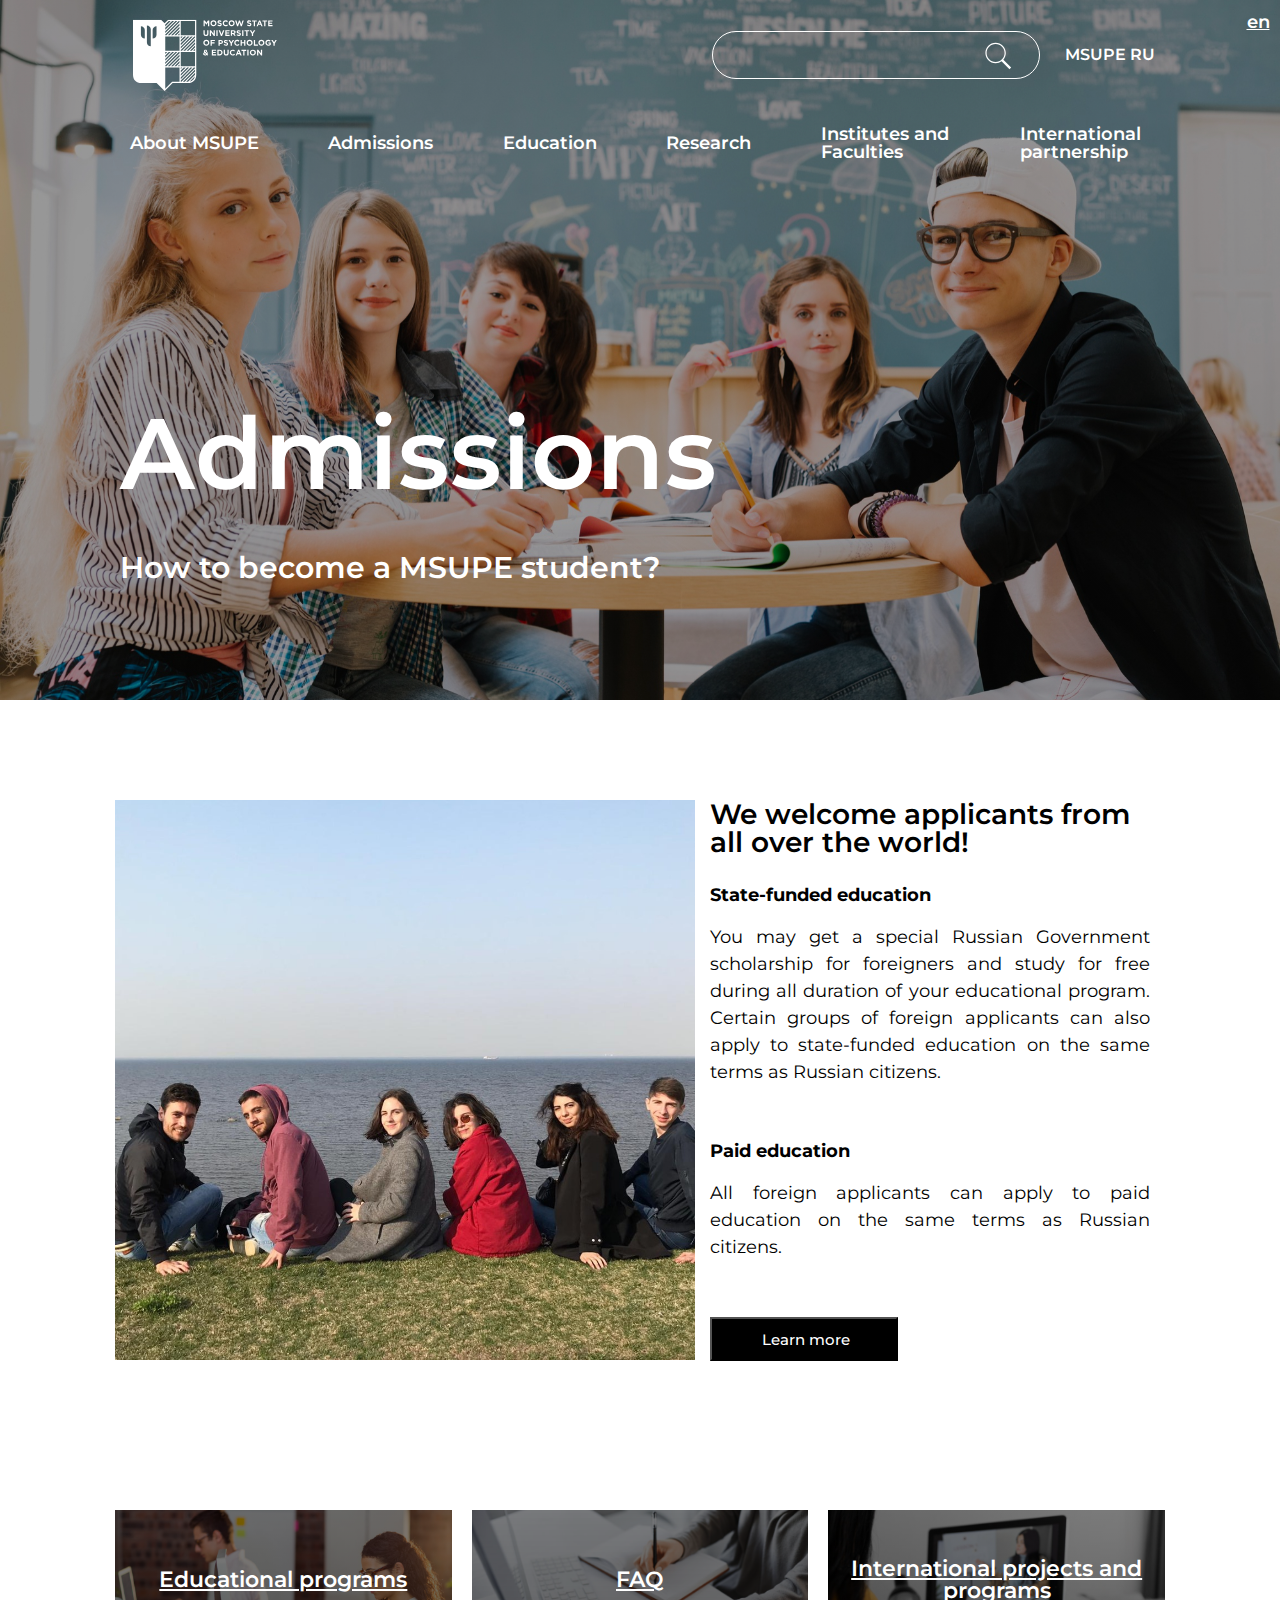
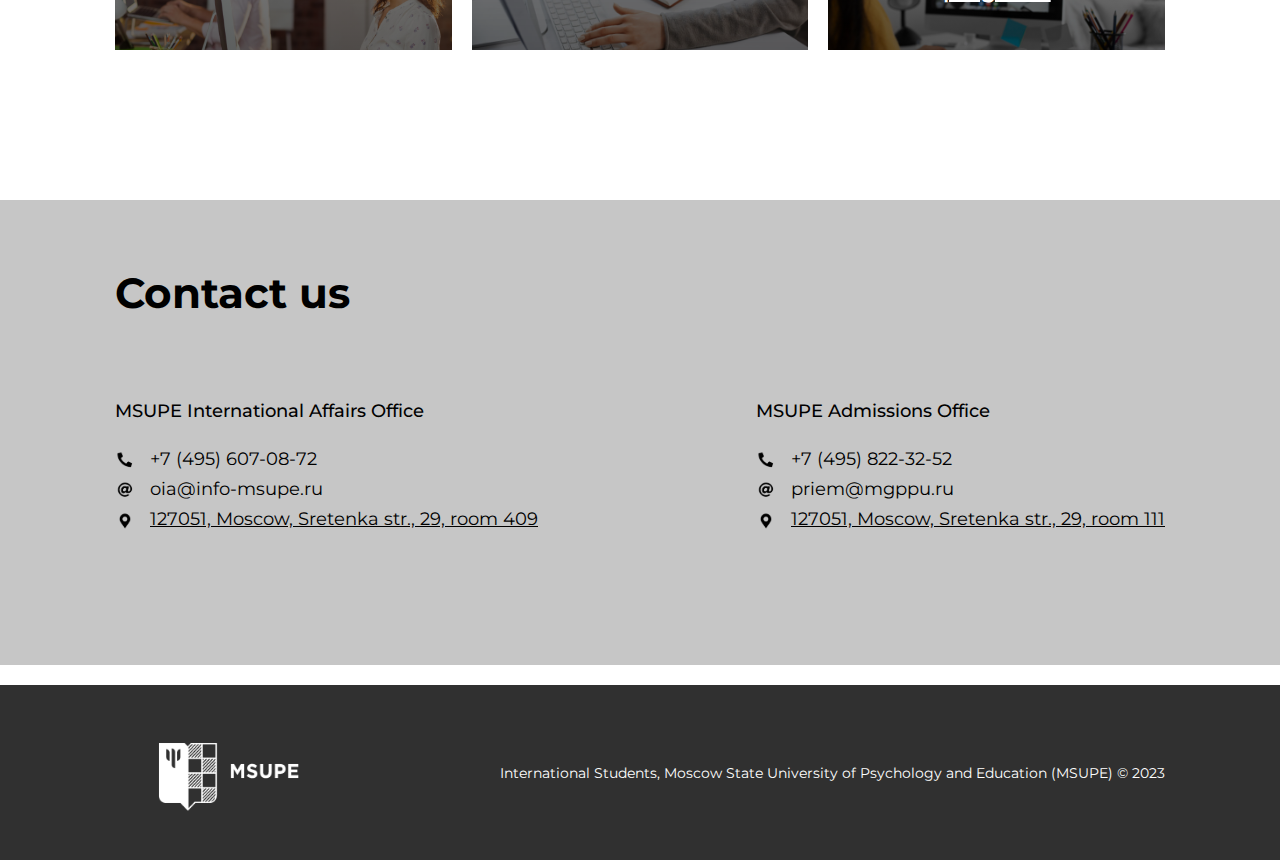
<file: index.html>
<!DOCTYPE html>
<html lang="en">

<head>
	<title>MSUPE Copy</title>
	<meta charset="UTF-8">
	<link rel="stylesheet" href="./scss/style.css">
</head>
<meta name="viewport" content="width=device-width">

<body>
	<div class="wrapper">
		<div class="content">
			<header class="header">
				<div class="container header__container">
					<div class="header__top top">
						<a href="./index.html" class="top__logo">
							<img src="./img/logo.svg" alt="Logo">
						</a>
						<div href="#" class="top__language-switch">

						</div>

						<div class="menu__icon">
							<span></span>
						</div>
						<div class="top__search search">
							<div class="search__container">
								<form>
									<div class="search__form">
										<input type="text" />
										<button type="submit">
											<img src="./img/search2.svg" alt="searchImage">
										</button>
									</div>

								</form>
							</div>
							<div class="top__link">
								<a class="icon-link" href="https://mgppu.ru">MSUPE RU</a>
							</div>
						</div>
					</div>
					<nav class="header__menu menu">
						<nav class="menu__body">
							<ul class="menu__list">
								<li class="menu__item"><a href="./pages/english/about/about.html"
										class="menu__link">About
										MSUPE</a></li>
								<li class="menu__item"><a href="./index.html" class="menu__link">Admissions</a>
								</li>

								<li class="menu__item"><a href="#"
										class="menu__link">Education</a></li>
								<li class="menu__item"><a href="#"
										class="menu__link">Research</a></li>
								<li class="menu__item"><a href="#"
										class="menu__link">Institutes
										and Faculties
									</a></li>
								<li class="menu__item"><a href="#"
										class="menu__link">International
										partnership</a></li>
						</nav>
				</div>
				<a class="switch-language" href="#">
					<div class="switch-language__icon">
						<span>en</span>
					</div>
					<div class="switch-language__menu sl-menu">
						<ul class="sl-menu__list">
							<li class="sl-menu__item">
								<a href="./index.html">
									English
									<img src="./img/en-icon.png" alt="en-icon">
								</a>
							</li>
							<li class="sl-menu__item">
								<a href="./pages/Vietnamese/vm-index.html">
									Vietnamese
									<img src="./img/vm-icon.png" alt="vm-icon">
								</a>
							</li>
						</ul>
					</div>
				</a>
			</header>

			<main class="main">
				<section class="admissions">
					<div class="container admissions__container">
						<div class="admissions__body">
							<h1>Admissions</h1>
							<h2>How to become a MSUPE student?</h2>
						</div>
					</div>
				</section>

				<section class="welcome">
					<div class="container welcome__container">
						<div class="welcome__body">
							<div class="welcome__image"></div>
							<div class="welcome__text text-welcome">
								<h3 class="text-welcome__title">We welcome applicants from all over the world!</h3>
								<div class="text-welcome__block">
									<b>State-funded education</b>
									<span>You may get a special Russian Government scholarship for foreigners and study
										for free during all duration of your educational program. Certain groups of
										foreign applicants can also apply to state-funded education on the same terms as
										Russian citizens.</span>
								</div>
								<div class="text-welcome__block">
									<b>Paid education</b>
									<span>All foreign applicants can apply to paid education on the same terms as
										Russian citizens.</span>
								</div>
								<div class="text-welcome__button">
									<button>
										<a href="https://msupe.ru/for-international-applicants/">Learn more</a>
									</button>
								</div>
							</div>
						</div>
					</div>
				</section>
				<section class="cards">
					<div class="container cards__container">
						<div class="cards__block block-cards">
							<div class="block-cards__item block-cards__item-1">
								<a href="https://msupe.ru/academic-departments-2/">Educational programs</a>
							</div>
							<div class="block-cards__item block-cards__item-2">
								<a href="https://msupe.ru/faq/">FAQ</a>
							</div>
							<div class="block-cards__item block-cards__item-3">
								<a href="https://msupe.ru/international-projects-and-programs/">International projects
									and programs</a>
							</div>


						</div>
					</div>
				</section>
				<section class="contacts">
					<div class="container contacts__container">
						<div class="contacts__body body-contacts">
							<div class="body-contacts__header">
								<h3>Contact us</h3>
							</div>
							<div class="body-contacts__block">
								<div class="body-contacts__text bc-text">
									<div class="bc-text__title">
										MSUPE International Affairs Office
									</div>
									<div class="bc-text__list bc-list">
										<div class="bc-list__number bc-item">
											+7 (495) 607-08-72
										</div>
										<div class="bc-list__email bc-item">
											oia@info-msupe.ru
										</div>
										<div class="bc-list__address bc-item">
											<a href="https://yandex.ru/maps/-/CDq96F-Q" target="_blank">
												127051, Moscow, Sretenka str., 29, room 409
											</a>
										</div>
									</div>
								</div>
								<div class="body-contacts__text bc-text">
									<div class="bc-text__title">MSUPE Admissions Office</div>
									<div class="bc-text__list bc-list">
										<div class="bc-list__number bc-item">
											+7 (495) 822-32-52</div>
										<div class="bc-list__email bc-item">
											priem@mgppu.ru</div>
										<div class="bc-list__address bc-item">
											<a href="https://yandex.ru/maps/-/CDq96F-Q" target="_blank">
												127051, Moscow, Sretenka str., 29, room 111
											</a>
										</div>
									</div>
								</div>
							</div>
						</div>
					</div>
				</section>
			</main>
			<script type="text/javascript" charset="utf-8" async
				src="https://api-maps.yandex.ru/services/constructor/1.0/js/?um=constructor%3A1d8b262036889a4906f381c5f42035f99e3a7af59d61a1822eb69a00954217e3&amp;width=100%&amp;height=400&amp;lang=ru_RU&amp;scroll=true&amp;loading=lazy"></script>
			<footer class="footer">
				<div class="container footer__container">
					<div class="footer__logo">
						<img src="./img/logo-large.png" alt="Logo">

					</div>
					<div class="footer__text">International Students, Moscow State University of Psychology and
						Education (MSUPE) © 2023</div>
				</div>
			</footer>
		</div>
	</div>
</body>
<!--JS-->

<script src="js/script.js"></script>

</html>
</file>
<file: scss/style.css>
@charset "UTF-8";
/* Указываем box sizing */
@import url("https://fonts.googleapis.com/css2?family=Montserrat:wght@400;500;600;700&display=swap");
*,
*::before,
*::after {
  box-sizing: border-box;
}

/* Убираем внутренние отступы */
ul[class],
ol[class] {
  padding: 0;
}

/* Убираем внешние отступы */
body,
h1,
h2,
h3,
h4,
p,
ul[class],
ol[class],
li,
figure,
figcaption,
blockquote,
dl,
dd {
  margin: 0;
}

/* Выставляем основные настройки по-умолчанию для body */
body {
  min-height: 100vh;
  scroll-behavior: smooth;
  text-rendering: optimizeSpeed;
  line-height: 1.5;
}

/* Удаляем стандартную стилизацию для всех ul и il, у которых есть атрибут class*/
ul[class],
ol[class] {
  list-style: none;
}

/* Элементы a, у которых нет класса, сбрасываем до дефолтных стилей */
a:not([class]) {
  text-decoration-skip-ink: auto;
}

/* Упрощаем работу с изображениями */
img {
  display: block;
}

/* Указываем понятную периодичность в потоке данных у article*/
article > * + * {
  margin-top: 1em;
}

/* Наследуем шрифты для инпутов и кнопок */
input,
button,
textarea,
select {
  font: inherit;
}

/* Удаляем все анимации и переходы для людей, которые предпочитай их не использовать */
@media (prefers-reduced-motion: reduce) {
  * {
    animation-duration: 0.01ms !important;
    animation-iteration-count: 1 !important;
    transition-duration: 0.01ms !important;
    scroll-behavior: auto !important;
  }
}
.switch-language {
  position: absolute;
  top: 0;
  right: 0;
  padding: 0.2rem;
}
.switch-language__icon {
  display: flex;
  justify-content: center;
  align-items: center;
  font-size: 1.8rem;
  width: 40px;
  height: 40px;
  position: relative;
  text-decoration: underline;
  cursor: pointer;
}

.sl-menu {
  display: none;
  position: absolute;
  top: 20px;
  right: 0;
  display: block;
  transition: all 0.5s ease 0s;
  opacity: 0;
}
.sl-menu._active {
  display: block;
  top: 38px;
  right: 0;
  padding: 1rem;
  border: 0.5px solid #fff;
  border-radius: 5px;
  background-color: rgba(255, 255, 255, 0.2509803922);
  opacity: 1;
}
.sl-menu__list {
  display: none;
}
.sl-menu__list._active {
  display: block;
}
.sl-menu__item {
  margin-bottom: 1rem;
}
.sl-menu__item:last-child {
  margin-bottom: 0;
}
.sl-menu__item a {
  display: flex;
  flex-direction: row;
  justify-content: start;
  align-items: center;
  text-decoration: underline;
}
.sl-menu__item img {
  width: 24px;
  margin-left: 1rem;
}

/*................................................*/
@media (max-width: 690.98px) {
  .switch-language {
    top: 25%;
  }
  .switch-language__menu._active {
    top: 35%;
  }
}
@media (max-width: 499.98px) {
  .switch-language {
    top: 80%;
  }
  .switch-language__menu._active {
    top: 115%;
  }
}
html,
body {
  height: 100%;
  line-height: 1;
  font-size: 62.5%;
}

body {
  font-family: "Montserrat", sans-serif;
  color: #000000;
}

body._lock {
  overflow: hidden;
}

.wrapper {
  overflow: hidden;
  min-height: 100%;
  display: flex;
  flex-direction: column;
}

.content {
  font-size: 1.8rem;
  flex: 1 1 auto;
}

.container {
  max-width: 108rem;
  margin: 0 auto;
  padding: 0rem 1.5rem;
}

/* PC + LAPTOP*/
@media (max-width: 1087px) {
  .container {
    max-width: 970px;
  }
  .welcome__image {
    height: 42rem;
    width: 46rem;
  }
}
/* TABLET */
@media (max-width: 991.98px) {
  .welcome__body {
    display: flex;
    flex-direction: column;
  }
  .menu__list {
    margin: 0rem 0rem 0rem 1rem;
  }
  .container {
    max-width: 750px;
  }
}
/* MOBILE */
@media (max-width: 767.98px) {
  .container {
    max-width: none;
  }
}
.header {
  position: absolute;
  width: 100%;
  top: 0;
  left: 0;
  z-index: 50;
  font-size: 1.6rem;
  font-weight: 600;
}
.header a {
  color: #fff;
  text-decoration: none;
}

.top {
  display: flex;
  justify-content: space-between;
  align-items: center;
  padding: 1rem;
}
.top__logo {
  display: flex;
  justify-content: center;
  align-items: center;
  height: 9rem;
  width: 16rem;
}
.top__logo img {
  height: 90%;
  width: 90%;
}
.top .search__container {
  border: 1px solid #fff;
  border-radius: 25px;
  display: inline-flex;
  padding: 0px 20px;
  justify-content: space-between;
  align-items: center;
}
.top .search__form {
  border: none;
}
.top .search__form input {
  height: 4.6rem;
  width: 24rem;
  border: none;
  outline: none;
  background: transparent;
}
.top .search__form input:focus {
  color: #fff;
}
.top .search__form button {
  background: transparent;
  vertical-align: middle;
  border: none;
  cursor: pointer;
}
.top .search__form img {
  width: 30px;
}
.top__search {
  display: flex;
  flex-direction: row;
  justify-content: center;
  align-items: center;
}
.top .icon-link {
  padding-left: 2.5rem;
}

/*................................................*/
.icon-menu {
  display: none;
}

/*................................................*/
.menu {
  display: flex;
  justify-content: space-between;
  align-items: center;
  font-size: 1.8rem;
  padding: 1.5rem;
}
.menu__body {
  width: 100%;
}
.menu__list {
  display: flex;
  width: 100%;
  flex-direction: row;
  justify-content: space-between;
  align-items: center;
}
.menu__item {
  max-width: 13rem;
}
.menu__item a {
  cursor: pointer;
}

.admissions {
  height: 70rem;
  width: 100%;
  background-repeat: no-repeat;
  background-position-y: 50%;
  background-size: cover;
  background-image: linear-gradient(to bottom, rgba(0, 0, 0, 0.4), rgba(0, 0, 0, 0.4)), url("../img/admissions/admissions.jpg");
  margin-bottom: 10rem;
}
.admissions__container {
  padding: 15.3rem 0rem 5.6rem 0rem;
  display: flex;
  flex-wrap: wrap;
  align-items: center;
}
.admissions__body h1 {
  margin: 23rem 0 3rem 0;
  color: #ffffff;
  font-family: "Montserrat", Sans-serif;
  font-size: 10rem;
  font-weight: 600;
  padding: 2rem 0 0 2rem;
}
.admissions__body h2 {
  color: #ffffff;
  font-family: "Montserrat", Sans-serif;
  font-size: 3rem;
  font-weight: 600;
  padding: 2rem 0 0 2rem;
}

.welcome__body {
  display: grid;
  grid-template-columns: 1fr 1fr;
  flex-direction: row;
  flex-wrap: nowrap;
}
.welcome__image {
  height: 56rem;
  width: 58rem;
  background: #fff url("../img/welcome/welcome-image.jpeg") no-repeat;
  background-position-x: center;
  background-size: cover;
  object-fit: cover;
  object-position: center center;
}
.welcome__text {
  padding: 0 1.5rem 1.5rem 1.5rem;
  display: flex;
  flex-direction: column;
  min-height: 100%;
  max-height: 56rem;
}

.text-welcome__title {
  color: #000000;
  font-family: "Montserrat", Sans-serif;
  font-size: 2.8rem;
  font-weight: 600;
  margin-bottom: 3rem;
}
.text-welcome__block {
  display: flex;
  flex-direction: column;
  flex: 1 1 auto;
}
.text-welcome__block b {
  color: #000000;
  font-family: "Montserrat", Sans-serif;
  font-size: 1.8rem;
  font-weight: 700;
  margin-bottom: 2rem;
}
.text-welcome__block span {
  color: #000000;
  font-family: "Montserrat", Sans-serif;
  font-size: 1.8rem;
  font-weight: 400;
  margin-bottom: 5.58rem;
  text-align: justify;
  line-height: 1.5em;
}
.text-welcome__block:last-child {
  display: flex;
  margin: 0;
  flex: 0 0 auto;
}
@media (max-width: 1087.98px) {
  .text-welcome .text-welcome__block span {
    margin-bottom: 1.47rem;
  }
  .text-welcome .body-contacts__header {
    margin: 3rem 0 4rem 0;
  }
}
.text-welcome__button button {
  padding: 1.1rem 5rem 1.1rem 5rem;
  max-width: 18.8rem;
  background-color: #000000;
  cursor: pointer;
  white-space: nowrap;
}
.text-welcome__button a {
  font-family: "Montserrat", Sans-serif;
  font-weight: 500;
  font-size: 1.5rem;
  text-decoration: none;
  color: #fff;
}

.cards {
  margin: 15rem 0;
}

.block-cards {
  display: flex;
  flex-direction: row;
  justify-content: space-between;
  align-items: center;
  gap: 2rem;
}
.block-cards__item {
  height: 14rem;
  width: 37rem;
  display: flex;
  justify-content: center;
  align-items: center;
}
.block-cards__item a {
  color: #fff;
  font-size: 2.2rem;
  font-weight: 600;
  text-align: center;
}
.block-cards__item-1 {
  background: linear-gradient(to bottom, rgba(0, 0, 0, 0.5), rgba(0, 0, 0, 0.6)), url("../img/cards/1.jpg");
  background-position-y: 20%;
  background-size: cover;
  text-align: center;
}
.block-cards__item-2 {
  background: linear-gradient(to bottom, rgba(0, 0, 0, 0.5), rgba(0, 0, 0, 0.6)), url("../img/cards/2.jpg");
  background-size: cover;
  background-position-y: 40%;
}
.block-cards__item-3 {
  background: linear-gradient(to bottom, rgba(0, 0, 0, 0.5), rgba(0, 0, 0, 0.6)), url("../img/cards/3.jpg");
  background-size: cover;
}

.contacts {
  margin-bottom: 2rem;
  height: 46.5rem;
  width: 100%;
  background-color: #c6c6c6;
}

.body-contacts {
  display: flex;
  flex-direction: column;
}
.body-contacts__header {
  margin: 7rem 0 8.5rem 0;
  color: #000000;
  font-family: "Montserrat", Sans-serif;
  font-size: 36px;
  font-weight: 400;
  line-height: 1.3em;
}
.body-contacts__block {
  display: flex;
  justify-content: space-between;
  align-items: center;
  flex-direction: row;
}
.body-contacts__text {
  display: flex;
  flex-direction: column;
}

.bc-text__title {
  margin-bottom: 3rem;
  color: #000000;
  font-family: "Montserrat", Sans-serif;
  font-size: 18px;
  font-weight: 500;
}

.bc-item {
  margin-bottom: 1rem;
}

.bc-list a {
  text-decoration: underline;
  color: #000;
}
.bc-list__number::before {
  content: "";
  display: inline-block;
  margin-right: 10px;
  width: 2rem;
  height: 2rem;
  background-image: url("../img/contacts/phone.png");
  background-position: center;
  background-size: cover;
  background-repeat: no-repeat;
  vertical-align: middle;
}
.bc-list__email::before {
  content: "";
  display: inline-block;
  margin-right: 10px;
  width: 2rem;
  height: 2rem;
  background-image: url("../img/contacts/email.png");
  background-position: center;
  background-size: cover;
  background-repeat: no-repeat;
  vertical-align: middle;
}
.bc-list__address::before {
  content: "";
  display: inline-block;
  margin-right: 10px;
  width: 2rem;
  height: 2rem;
  background-image: url("../img/contacts/map.png");
  background-position: center;
  background-size: cover;
  background-repeat: no-repeat;
  vertical-align: middle;
}

.footer {
  margin-top: 2rem;
  background-color: #303030;
  height: 17.5rem;
  width: 100%;
  display: flex;
  justify-content: space-between;
  align-items: center;
}
.footer__container {
  width: 100%;
  display: flex;
  flex-direction: row;
  justify-content: space-between;
  align-items: center;
}
.footer__logo {
  display: flex;
  justify-content: center;
  align-items: center;
  height: 13rem;
  width: 23rem;
}
.footer__logo img {
  height: 12rem;
  width: 20rem;
}
.footer__text {
  font-size: 1.4rem;
  color: #fff;
}

/* TABLET */
@media (max-width: 991.98px) {
  .admissions {
    margin-bottom: 5rem;
  }
  .admissions h1 {
    margin-top: 28rem;
  }
  .welcome {
    display: flex;
  }
  .welcome__container {
    max-width: 100% !important;
  }
  .welcome__body {
    display: flex;
    flex-direction: column;
    justify-content: center;
    align-items: start;
    max-width: 750px;
  }
  .welcome__image {
    max-height: 100%;
    width: 100%;
    object-fit: cover;
    background-size: contain;
  }
  .text-welcome__title {
    margin: 2rem 0rem 2rem 0rem;
  }
  .text-welcome__block span {
    margin-bottom: 3rem;
  }
  .text-welcome__block:last-child {
    margin-bottom: 2rem;
  }
  .cards {
    margin: 5rem 0rem;
  }
  .contacts {
    padding: 4rem 0;
    height: auto;
  }
  .body-contacts__header {
    margin: 0rem 0rem 5rem 0rem;
  }
  .body-contacts__text {
    margin-right: 3rem;
  }
  .body-contacts__text:last-child {
    padding-right: 0;
  }
  .container {
    max-width: 750px;
  }
  .menu__list {
    margin: 0rem 0rem 0rem 1rem;
    border-radius: 25px;
    display: flex;
    gap: 2rem;
    justify-content: start;
    align-items: start;
    flex-direction: column;
  }
  .menu__item {
    margin-bottom: 1rem;
  }
  .menu__link {
    padding: 1rem;
    border-radius: 25px;
    text-wrap: nowrap;
  }
  .block-cards {
    flex-direction: row;
  }
}
@media (max-width: 690.98px) {
  .admissions__body h1 {
    font-size: 5.2rem;
    margin: 35rem 0rem 1rem 0rem;
  }
  .admissions__body h2 {
    font-size: 2.6rem;
  }
  .icon-link {
    display: none;
  }
  .welcome__image {
    max-height: 50%;
    width: 100%;
    object-fit: cover;
    background-size: contain;
    object-position: bottom;
  }
  .contacts {
    padding: 4rem 0;
  }
  .body-contacts__block {
    margin-left: -4rem;
    flex-direction: column;
  }
  .body-contacts__header {
    margin: 0rem 0rem 3rem 0.5rem;
  }
  .body-contacts__text {
    margin-bottom: 4rem;
  }
  .body-contacts__text:last-child {
    margin-bottom: 0;
  }
  .bc-text__title {
    margin-bottom: 2rem;
  }
  .search__container {
    height: 5rem;
    width: 24rem;
  }
  .search__form input {
    position: relative;
    top: 1.5rem;
    left: -1.2rem;
    width: 18rem !important;
  }
  .search__form button {
    position: relative;
    top: -2.2rem;
    left: 16rem;
  }
  .search__form img {
    width: 30px;
  }
  .block-cards {
    flex-direction: column;
    align-items: start;
  }
  .block-cards__item {
    width: 100%;
  }
  .footer__container {
    display: flex;
    flex-direction: column;
    text-align: center;
    padding: 2rem 2rem 5rem 2rem;
  }
}
@media (max-width: 499.98px) {
  .container {
    padding: 0;
  }
  .menu__icon {
    z-index: 5;
    display: block;
    position: relative;
    width: 40px;
    height: 28px;
    cursor: pointer;
    margin-left: -30px;
  }
  .menu__icon span,
  .menu__icon::before,
  .menu__icon::after {
    left: 0;
    position: absolute;
    height: 10%;
    width: 100%;
    transition: all 0.3s ease 0s;
    background-color: #fff;
  }
  .menu__icon::before,
  .menu__icon::after {
    content: "";
  }
  .menu__icon::before {
    top: 0;
  }
  .menu__icon::after {
    bottom: 0;
  }
  .menu__icon span {
    top: 50%;
    transform: scale(1) translate(0px, -50%);
  }
  .menu__icon._active span {
    transform: scale(0) translate(0px, -50%);
  }
  .menu__icon._active::before {
    top: 48%;
    transform: rotate(-45deg) translate(0px, -50%);
  }
  .menu__icon._active::after {
    bottom: 50%;
    transform: rotate(45deg) translate(0px, 50%);
  }
  /*----------------------------------*/
  .top {
    margin: 2rem 0 0 1rem;
    flex-direction: row;
    align-items: center;
  }
  .top__logo {
    margin: 0;
    display: none;
  }
  .menu {
    margin: 0;
  }
  .menu__body {
    position: absolute;
    top: 110%;
    left: -100%;
    transition: left 1s ease 0s;
  }
  .menu__body._active {
    top: 110%;
    left: 0%;
  }
  .menu__list {
    width: 100%;
    gap: 2rem;
    font-size: 1.8rem;
    text-wrap: nowrap;
    white-space: nowrap;
  }
  .menu__item {
    width: 100%;
    text-wrap: nowrap;
    white-space: nowrap;
  }
  .menu__link {
    width: 100%;
    text-wrap: nowrap;
    white-space: nowrap;
  }
  .menu__link a {
    width: 100%;
    text-wrap: nowrap;
    white-space: nowrap;
  }
  .admissions__container {
    padding: 0;
  }
  .admissions__body h1 {
    margin: 45rem 0rem 1rem 0rem;
    font-size: 4.8rem;
  }
  .cards {
    margin-top: 8rem;
  }
  .welcome__image {
    object-fit: cover;
    object-position: top;
    background-size: contain;
  }
  .welcome__text {
    margin-top: -20rem;
  }
  .body-contacts__header {
    margin: 0rem 0rem 3rem 1rem;
  }
  .body-contacts__block {
    padding: 0rem 2rem;
    margin-left: 0;
  }
}
</file>
